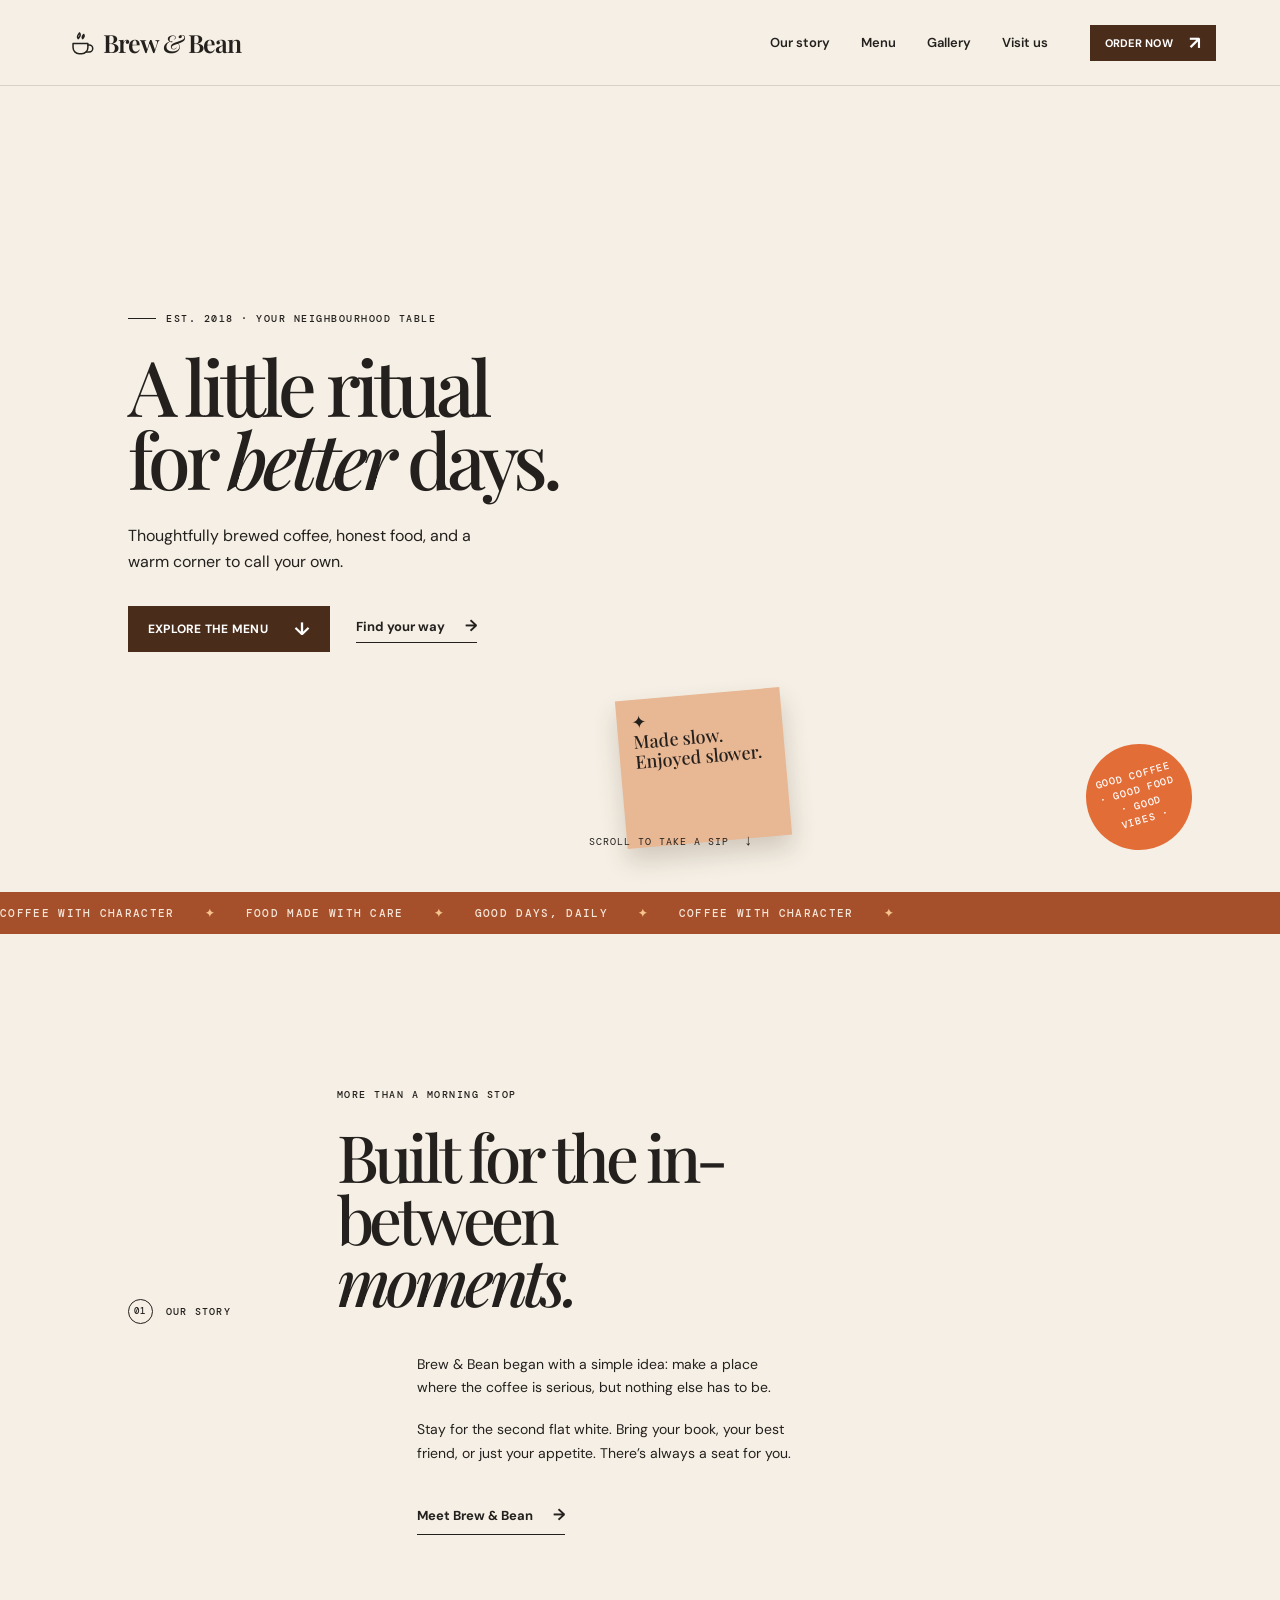
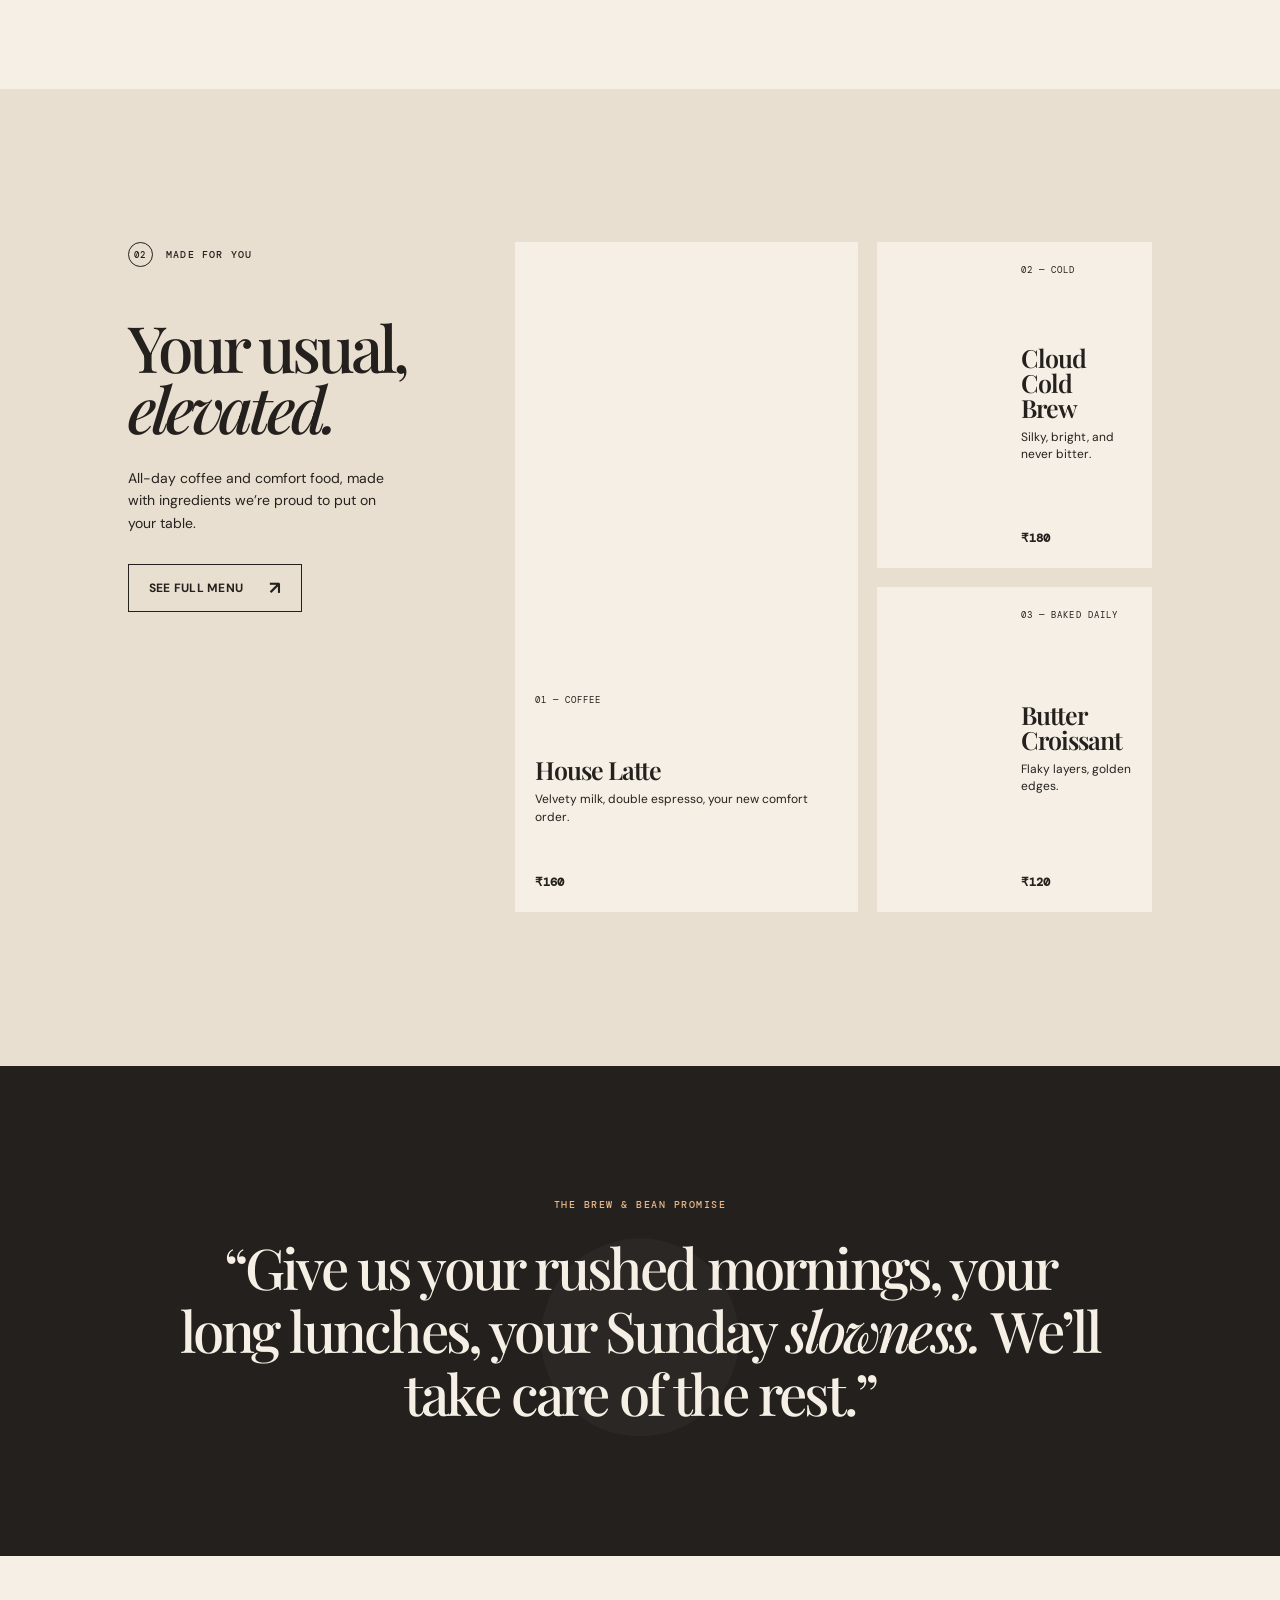
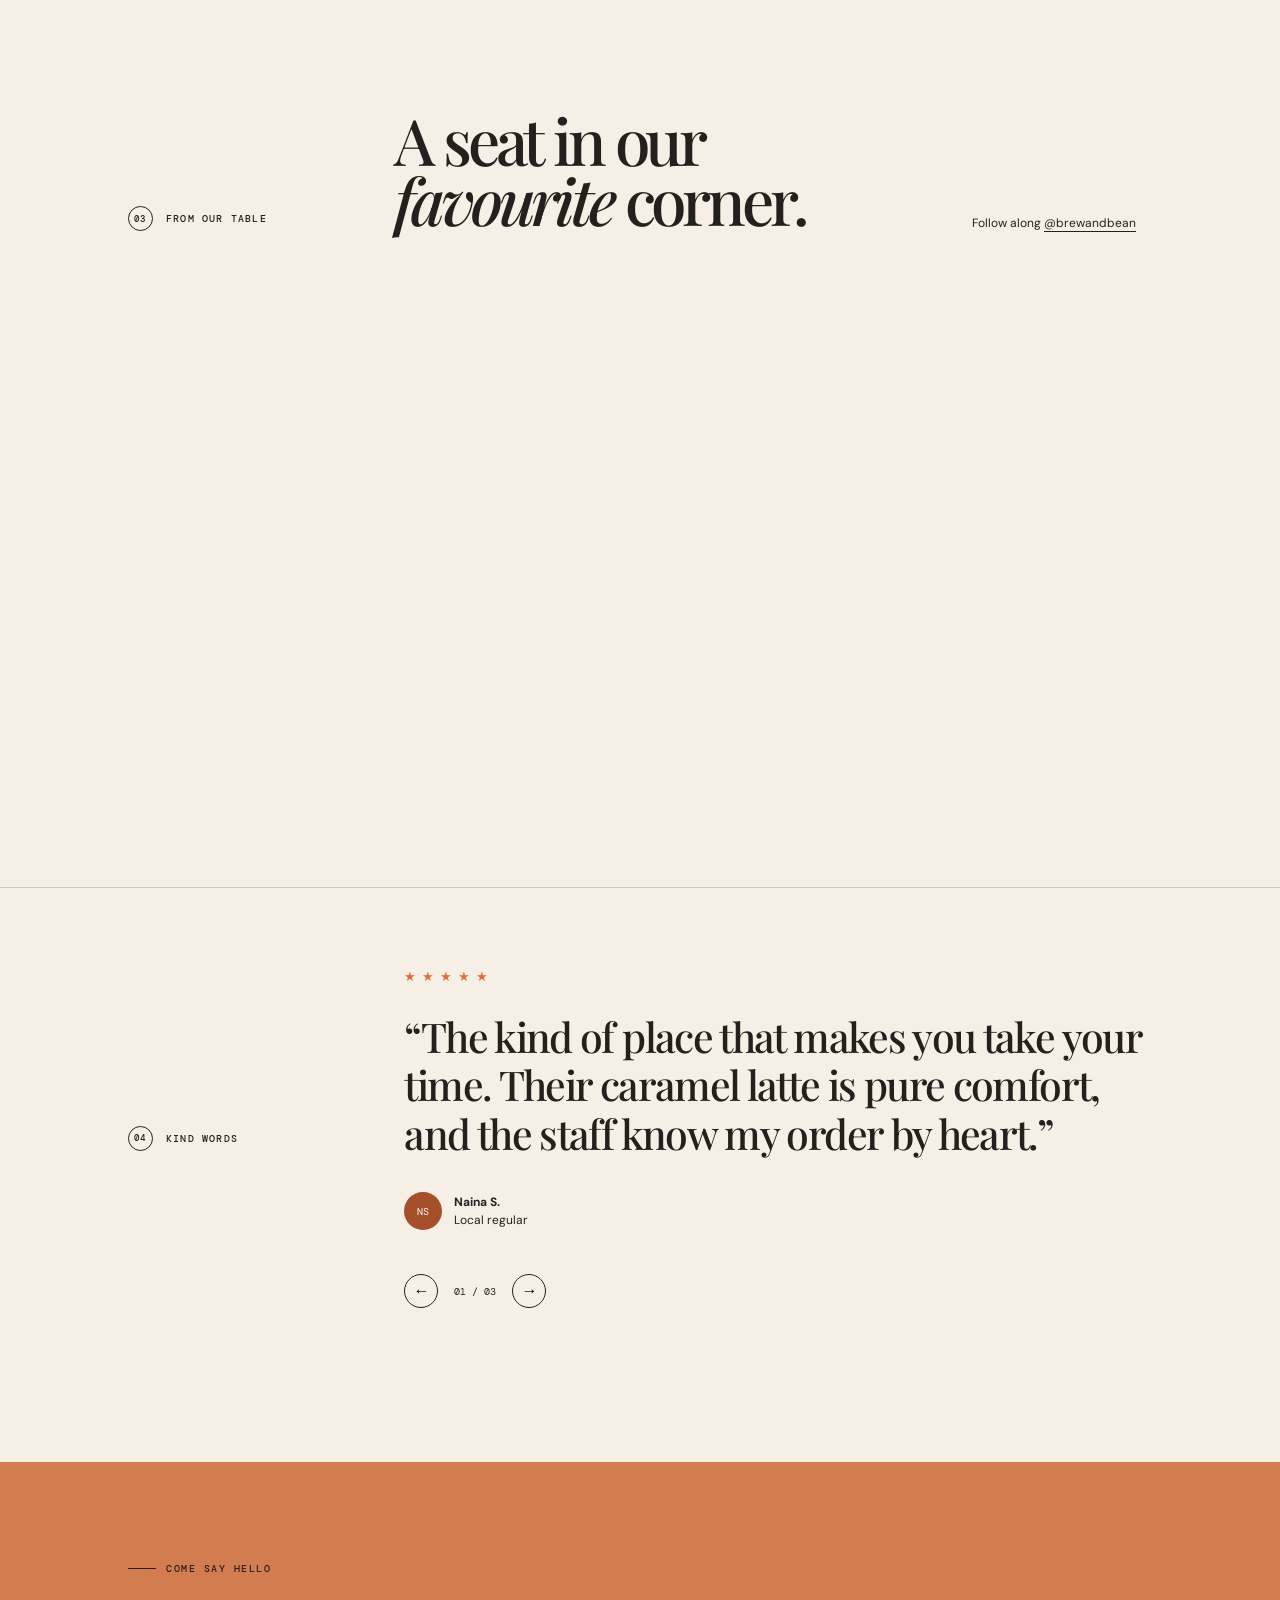
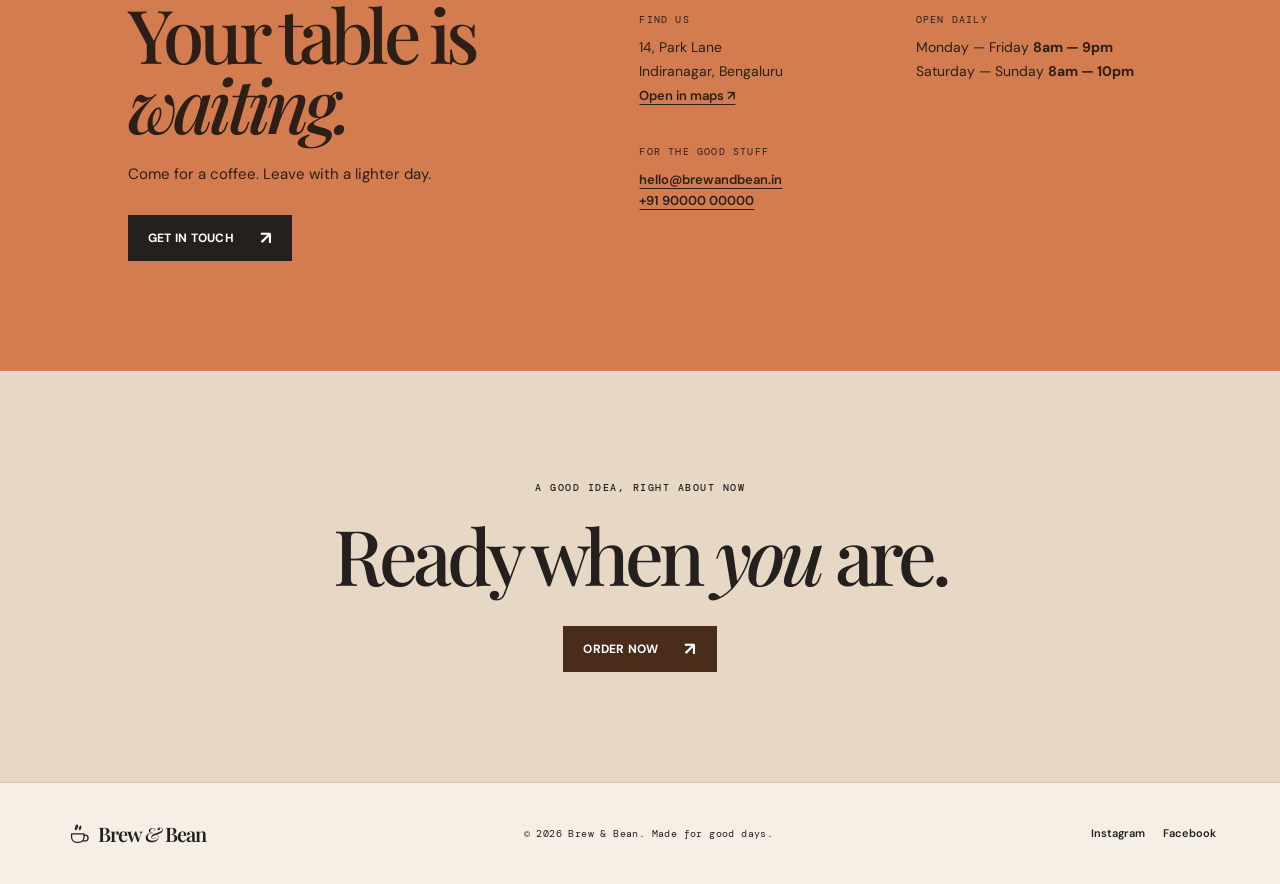
<file: index.html>
<!doctype html>
<html lang="en">
  <head>
    <meta charset="UTF-8" />
    <meta name="viewport" content="width=device-width, initial-scale=1.0" />
    <meta name="description" content="Brew & Bean — considered coffee, comforting food, good days." />
    <title>
      Brew & Bean | Coffee • Food • Good Vibes
    </title>
    <link rel="preconnect" href="https://fonts.googleapis.com" />
    <link rel="preconnect" href="https://fonts.gstatic.com" crossorigin />
    <link href="https://fonts.googleapis.com/css2?family=DM+Mono:wght@400;500&family=DM+Sans:opsz,wght@9..40,400;9..40,500;9..40,600;9..40,700&family=Playfair+Display:ital,wght@0,500;0,600;0,700;1,500;1,600&display=swap" rel="stylesheet" />
    <link rel="stylesheet" href="style.css" />
  </head>
  <body>
    <div class="cursor-glow" aria-hidden="true">
    </div>
    <header class="site-header" id="top">
      <a class="brand" href="#top" aria-label="Brew and Bean home">
        <svg viewBox="0 0 48 48" aria-hidden="true">
          <path d="M14 25.5h23v6.3a9.5 9.5 0 0 1-9.5 9.5h-4a9.5 9.5 0 0 1-9.5-9.5v-6.3Z"/>
          <path d="M37 28h2.2a5.3 5.3 0 0 1 0 10.6H35"/>
          <path d="M22 18c-3-3.4.4-6.5 2-8.8 3.1 3.6-.2 6.4-2 8.8ZM29 18c-2.2-2.5.2-4.8 1.4-6.5 2.3 2.7-.2 4.7-1.4 6.5Z"/>
        </svg>
        <span>
          Brew
          <em>
            &amp;
          </em>
          Bean
        </span>
      </a>
      <button class="menu-toggle" aria-label="Open menu" aria-expanded="false">
        <i>
        </i>
        <i>
        </i>
      </button>
      <nav class="nav-links" aria-label="Main navigation">
        <a href="#about">
          Our story
        </a>
        <a href="menu.html">
          Menu
        </a>
        <a href="#gallery">
          Gallery
        </a>
        <a href="#visit">
          Visit us
        </a>
      </nav>
      <a class="button button-small order-button" href="#order">
        Order now
        <span>
          ↗
        </span>
      </a>
    </header>
    <main>
      <section class="hero" aria-labelledby="hero-title">
        <div class="hero-copy reveal">
          <p class="eyebrow">
            <span>
            </span>
            Est. 2018 · Your neighbourhood table
          </p>
          <h1 id="hero-title">
            A little ritual
            <br />
            for
            <i>
              better
            </i>
            days.
          </h1>
          <p class="hero-description">
            Thoughtfully brewed coffee, honest food, and a warm corner to call your own.
          </p>
          <div class="hero-actions">
            <a class="button" href="#menu">
              Explore the menu
              <span>
                ↓
              </span>
            </a>
            <a class="text-link" href="#visit">
              Find your way
              <b>
                →
              </b>
            </a>
          </div>
        </div>
        <div class="hero-visual reveal">
          <div class="hero-image" role="img" aria-label="Latte art in a ceramic cup">
          </div>
          <div class="hero-note">
            <span class="scribble">
              ✦
            </span>
            <p>
              Made slow.
              <br />
              Enjoyed slower.
            </p>
          </div>
          <div class="roundel">
            GOOD COFFEE · GOOD FOOD · GOOD VIBES ·
          </div>
        </div>
        <p class="hero-side-note">
          Scroll to take a sip
          <span>
            ↓
          </span>
        </p>
      </section>
      <section class="marquee" aria-label="Brew and Bean values">
        <div>
          COFFEE WITH CHARACTER
          <b>
            ✦
          </b>
          FOOD MADE WITH CARE
          <b>
            ✦
          </b>
          GOOD DAYS, DAILY
          <b>
            ✦
          </b>
          COFFEE WITH CHARACTER
          <b>
            ✦
          </b>
        </div>
      </section>
      <section class="intro section" id="about">
        <div class="section-label reveal">
          <span>
            01
          </span>
          <p>
            Our story
          </p>
        </div>
        <div class="intro-content reveal">
          <p class="eyebrow">
            More than a morning stop
          </p>
          <h2>
            Built for the in-between
            <i>
              moments.
            </i>
          </h2>
          <div class="intro-text">
            <p>
              Brew &amp; Bean began with a simple idea: make a place where the coffee is serious, but nothing else has to be.
            </p>
            <p>
              Stay for the second flat white. Bring your book, your best friend, or just your appetite. There’s always a seat for you.
            </p>
            <a class="text-link" href="#visit">
              Meet Brew &amp; Bean
              <b>
                →
              </b>
            </a>
          </div>
        </div>
        <div class="intro-photo photo reveal" role="img" aria-label="A warm coffee shop interior">
        </div>
      </section>
      <section class="menu-section section" id="menu">
        <div class="menu-heading reveal">
          <div class="section-label">
            <span>
              02
            </span>
            <p>
              Made for you
            </p>
          </div>
          <h2>
            Your usual,
            <br />
            <i>
              elevated.
            </i>
          </h2>
          <p>
            All-day coffee and comfort food, made with ingredients we’re proud to put on your table.
          </p>
          <a class="button button-outline" href="menu.html">
            See full menu
            <span>
              ↗
            </span>
          </a>
        </div>
        <div class="product-grid">
          <article class="product product-tall reveal">
            <div class="product-photo latte">
            </div>
            <div class="product-info">
              <p class="product-index">
                01 — COFFEE
              </p>
              <h3>
                House Latte
              </h3>
              <p>
                Velvety milk, double espresso, your new comfort order.
              </p>
              <strong>
                ₹160
              </strong>
            </div>
          </article>
          <article class="product reveal">
            <div class="product-photo iced">
            </div>
            <div class="product-info">
              <p class="product-index">
                02 — COLD
              </p>
              <h3>
                Cloud Cold Brew
              </h3>
              <p>
                Silky, bright, and never bitter.
              </p>
              <strong>
                ₹180
              </strong>
            </div>
          </article>
          <article class="product reveal">
            <div class="product-photo pastry">
            </div>
            <div class="product-info">
              <p class="product-index">
                03 — BAKED DAILY
              </p>
              <h3>
                Butter Croissant
              </h3>
              <p>
                Flaky layers, golden edges.
              </p>
              <strong>
                ₹120
              </strong>
            </div>
          </article>
        </div>
      </section>
      <section class="quote-section">
        <p class="eyebrow reveal">
          The Brew &amp; Bean promise
        </p>
        <blockquote class="reveal">
          “Give us your rushed mornings, your long lunches, your Sunday
          <i>
            slowness.
          </i>
          We’ll take care of the rest.”
        </blockquote>
        <div class="bean-mark" aria-hidden="true">
          ●
        </div>
      </section>
      <section class="gallery section" id="gallery">
        <div class="gallery-head reveal">
          <div class="section-label">
            <span>
              03
            </span>
            <p>
              From our table
            </p>
          </div>
          <h2>
            A seat in our
            <br />
            <i>
              favourite
            </i>
            corner.
          </h2>
          <p>
            Follow along
            <a href="#top">
              @brewandbean
            </a>
          </p>
        </div>
        <div class="gallery-grid">
          <div class="gallery-image gallery-a reveal" role="img" aria-label="Coffee being poured">
          </div>
          <div class="gallery-image gallery-b reveal" role="img" aria-label="Coffee shop counter">
          </div>
          <div class="gallery-image gallery-c reveal" role="img" aria-label="Fresh pastry">
          </div>
          <div class="gallery-image gallery-d reveal" role="img" aria-label="Latte art">
          </div>
        </div>
      </section>
      <section class="reviews section">
        <div class="section-label reveal">
          <span>
            04
          </span>
          <p>
            Kind words
          </p>
        </div>
        <div class="review-wrap reveal">
          <div class="rating">
            ★★★★★
          </div>
          <blockquote>
            “The kind of place that makes you take your time. Their caramel latte is pure comfort, and the staff know my order by heart.”
          </blockquote>
          <div class="reviewer">
            <span>
              NS
            </span>
            <p>
              <b>
                Naina S.
              </b>
              <br />
              Local regular
            </p>
          </div>
          <div class="review-controls">
            <button aria-label="Previous review">
              ←
            </button>
            <span>
              01 / 03
            </span>
            <button aria-label="Next review">
              →
            </button>
          </div>
        </div>
      </section>
      <section class="visit" id="visit">
        <div class="visit-copy reveal">
          <p class="eyebrow">
            <span>
            </span>
            Come say hello
          </p>
          <h2>
            Your table is
            <br />
            <i>
              waiting.
            </i>
          </h2>
          <p>
            Come for a coffee. Leave with a lighter day.
          </p>
          <a class="button" href="mailto:hello@brewandbean.in">
            Get in touch
            <span>
              ↗
            </span>
          </a>
        </div>
        <div class="visit-details reveal">
          <div>
            <p class="detail-label">
              Find us
            </p>
            <p>
              14, Park Lane
              <br />
              Indiranagar, Bengaluru
            </p>
            <a href="https://maps.google.com" target="_blank" rel="noreferrer">
              Open in maps ↗
            </a>
          </div>
          <div>
            <p class="detail-label">
              Open daily
            </p>
            <p>
              Monday — Friday
              <b>
                8am — 9pm
              </b>
              <br />
              Saturday — Sunday
              <b>
                8am — 10pm
              </b>
            </p>
          </div>
          <div>
            <p class="detail-label">
              For the good stuff
            </p>
            <a href="mailto:hello@brewandbean.in">
              hello@brewandbean.in
            </a>
            <br />
            <a href="tel:+919000000000">
              +91 90000 00000
            </a>
          </div>
        </div>
        <div class="visit-photo" role="img" aria-label="Coffee shop exterior">
        </div>
      </section>
      <section class="order-cta" id="order">
        <p class="eyebrow">
          A good idea, right about now
        </p>
        <h2>
          Ready when
          <i>
            you
          </i>
          are.
        </h2>
        <a href="mailto:hello@brewandbean.in?subject=Order%20from%20Brew%20%26%20Bean" class="button button-light">
          Order now
          <span>
            ↗
          </span>
        </a>
      </section>
    </main>
    <footer>
      <a class="brand" href="#top">
        <svg viewBox="0 0 48 48" aria-hidden="true">
          <path d="M14 25.5h23v6.3a9.5 9.5 0 0 1-9.5 9.5h-4a9.5 9.5 0 0 1-9.5-9.5v-6.3Z"/>
          <path d="M37 28h2.2a5.3 5.3 0 0 1 0 10.6H35"/>
          <path d="M22 18c-3-3.4.4-6.5 2-8.8 3.1 3.6-.2 6.4-2 8.8ZM29 18c-2.2-2.5.2-4.8 1.4-6.5 2.3 2.7-.2 4.7-1.4 6.5Z"/>
        </svg>
        <span>
          Brew
          <em>
            &amp;
          </em>
          Bean
        </span>
      </a>
      <p>
        © 2026 Brew &amp; Bean. Made for good days.
      </p>
      <div>
        <a href="#top">
          Instagram
        </a>
        <a href="#top">
          Facebook
        </a>
      </div>
    </footer>
    <script src="script.js">
    </script>
  </body>
</html>
</file>
<file: style.css>
:root{--cream:#f5efe5;--ink:#24201d;--brown:#4a2c1b;--rust:#a64f2b;--orange:#e36d37;--line:rgba(36,32,29,.18);--serif:"Playfair Display",Georgia,serif;--sans:"DM Sans",Arial,sans-serif;--mono:"DM Mono",monospace}*{box-sizing:border-box}html{scroll-behavior:smooth}body{margin:0;background:var(--cream);color:var(--ink);font-family:var(--sans);font-size:16px;overflow-x:hidden}.site-header{height:86px;display:flex;align-items:center;justify-content:space-between;padding:0 clamp(24px,5vw,78px);position:absolute;z-index:5;top:0;left:0;width:100%;border-bottom:1px solid rgba(36,32,29,.14)}.brand{display:flex;align-items:center;gap:8px;color:inherit;text-decoration:none;font:600 25px var(--serif);letter-spacing:-1px}.brand svg{width:31px;height:31px;fill:none;stroke:currentColor;stroke-width:2.3;stroke-linecap:round;stroke-linejoin:round}.brand em{font-weight:500}.nav-links{display:flex;gap:31px;margin-left:auto;margin-right:42px}.nav-links a,footer a{color:inherit;text-decoration:none;font-size:13px;font-weight:600;transition:color .2s}.nav-links a:hover,footer a:hover{color:var(--rust)}.button{background:var(--brown);color:#fff;text-decoration:none;padding:15px 20px;display:inline-flex;align-items:center;gap:26px;font-size:12px;font-weight:700;letter-spacing:.02em;text-transform:uppercase;transition:transform .2s,background .2s}.button:hover{transform:translateY(-3px);background:var(--rust)}.button span{font-size:18px;line-height:10px}.button-small{padding:11px 15px;font-size:11px;gap:16px}.menu-toggle{display:none}.hero{min-height:790px;padding:177px clamp(24px,10vw,154px) 75px;display:grid;grid-template-columns:1fr 1.06fr;gap:9vw;position:relative}.hero-copy{align-self:center;padding-bottom:30px}.eyebrow{font:500 10px var(--mono);letter-spacing:.15em;text-transform:uppercase;margin:0 0 24px;display:flex;align-items:center;gap:10px}.eyebrow span{width:28px;height:1px;background:currentColor}.hero h1,.intro h2,.menu-heading h2,.gallery h2,.visit h2,.order-cta h2{font:500 clamp(52px,6vw,91px)/.95 var(--serif);letter-spacing:-.065em;margin:0}.hero h1 i,.intro h2 i,.menu-heading h2 i,.gallery h2 i,.visit h2 i,.order-cta h2 i{font-weight:500}.hero-description{font-size:16px;line-height:1.65;max-width:350px;margin:28px 0 31px}.hero-actions{display:flex;gap:26px;align-items:center}.text-link{color:inherit;text-decoration:none;border-bottom:1px solid var(--ink);padding-bottom:6px;font-size:13px;font-weight:700}.text-link b{margin-left:17px;font-size:16px}.hero-visual{position:relative;align-self:center;margin-top:20px}.hero-image{width:100%;height:min(61vw,620px);background:url("https://images.unsplash.com/photo-1572442388796-11668a67e53d?auto=format&fit=crop&w=1100&q=85") center/cover}.hero-note{position:absolute;background:#e8b793;width:165px;height:148px;bottom:-25px;left:-63px;padding:33px 15px 15px;transform:rotate(-5deg);box-shadow:0 13px 25px #49301c33}.hero-note p{font:500 18px/1.1 var(--serif);margin:0}.scribble{position:absolute;top:11px;font-size:18px}.roundel{position:absolute;right:-40px;bottom:-33px;background:var(--orange);color:#fff;width:106px;height:106px;border-radius:50%;display:flex;align-items:center;justify-content:center;padding:13px;text-align:center;font:500 10px/1.5 var(--mono);letter-spacing:.1em;transform:rotate(-16deg)}.hero-side-note{position:absolute;bottom:32px;left:46%;font:10px var(--mono);letter-spacing:.1em;text-transform:uppercase}.hero-side-note span{font-size:15px;margin-left:8px}.marquee{background:var(--rust);color:#f5e5d7;overflow:hidden;white-space:nowrap;padding:14px 0;font:500 11px var(--mono);letter-spacing:.12em}.marquee div{width:max-content;animation:marquee 25s linear infinite}.marquee b{margin:0 22px;color:#f4c48b}.section{padding:clamp(95px,12vw,160px) clamp(24px,10vw,154px)}.section-label{display:flex;gap:13px;align-items:center;font:500 10px var(--mono);letter-spacing:.12em;text-transform:uppercase}.section-label span{display:grid;place-items:center;border:1px solid currentColor;width:25px;height:25px;border-radius:50%;font-size:9px}.section-label p{margin:0}.intro{display:grid;grid-template-columns:16% 45% 1fr;gap:3.5vw}.intro-content h2{font-size:clamp(46px,5.1vw,74px);margin:21px 0 42px}.intro-text{max-width:380px;margin-left:auto;font-size:14px;line-height:1.7}.intro-text p{margin:0 0 18px}.intro-text .text-link{display:inline-block;margin-top:17px}.photo{background:url("https://images.unsplash.com/photo-1445116572660-236099ec97a0?auto=format&fit=crop&w=900&q=85") center/cover;min-height:443px}.menu-section{background:#e9dfd0;display:grid;grid-template-columns:29% 1fr;gap:7vw}.menu-heading h2{font-size:clamp(47px,5vw,73px);margin:50px 0 28px}.menu-heading>p{font-size:14px;line-height:1.6;max-width:260px;margin-bottom:30px}.button-outline{background:transparent;border:1px solid var(--ink);color:var(--ink)}.button-outline:hover{color:#fff}.product-grid{display:grid;grid-template-columns:1.25fr 1fr;gap:19px}.product{background:var(--cream);display:grid;grid-template-columns:45% 1fr;min-height:245px;transition:transform .25s}.product:hover{transform:translateY(-7px)}.product-tall{grid-row:span 2;display:block}.product-photo{background-position:center;background-size:cover}.product-tall .product-photo{height:430px}.latte{background-image:url("https://images.unsplash.com/photo-1495474472287-4d71bcdd2085?auto=format&fit=crop&w=900&q=85")}.iced{background-image:url("https://images.unsplash.com/photo-1517701550927-30cf4ba1dba5?auto=format&fit=crop&w=700&q=85")}.pastry{background-image:url("https://images.unsplash.com/photo-1555507036-ab1f4038808a?auto=format&fit=crop&w=700&q=85")}.product-info{padding:22px 20px;display:flex;flex-direction:column}.product-index{font:9px var(--mono);letter-spacing:.12em;margin:0 0 auto}.product h3{font:600 25px/1 var(--serif);letter-spacing:-.04em;margin:17px 0 9px}.product-info>p:not(.product-index){font-size:12px;line-height:1.45;margin:0 0 14px}.product strong{font:600 12px var(--mono);margin-top:auto}.product-tall .product-info{min-height:240px}.quote-section{background:var(--ink);color:var(--cream);padding:132px 14%;text-align:center;position:relative;overflow:hidden}.quote-section .eyebrow{justify-content:center;color:#e9b88a}.quote-section blockquote{position:relative;z-index:1;font:500 clamp(33px,4.4vw,63px)/1.12 var(--serif);letter-spacing:-.05em;max-width:930px;margin:0 auto}.bean-mark{position:absolute;left:50%;top:50%;translate:-50% -50%;font-size:460px;line-height:0;color:#ffffff08}.gallery{padding-bottom:100px}.gallery-head{display:grid;grid-template-columns:26% 1fr 180px;align-items:end;margin-bottom:60px}.gallery h2{font-size:clamp(47px,5vw,73px)}.gallery-head>p{font-size:12px;margin:0}.gallery-head a{color:inherit;text-underline-offset:4px}.gallery-grid{display:grid;grid-template-columns:1.05fr .7fr .83fr;grid-template-rows:260px 220px;gap:16px}.gallery-image{background-size:cover;background-position:center}.gallery-a{grid-row:span 2;background-image:url("https://images.unsplash.com/photo-1497935586351-b67a49e012bf?auto=format&fit=crop&w=900&q=85")}.gallery-b{background-image:url("https://images.unsplash.com/photo-1559925393-8be0ec4767c8?auto=format&fit=crop&w=700&q=85")}.gallery-c{background-image:url("https://images.unsplash.com/photo-1486427944299-d1955d23e34d?auto=format&fit=crop&w=700&q=85")}.gallery-d{background-image:url("https://images.unsplash.com/photo-1541167760496-1628856ab772?auto=format&fit=crop&w=700&q=85")}.reviews{padding-top:80px;display:grid;grid-template-columns:27% 1fr;border-top:1px solid var(--line)}.review-wrap{max-width:755px}.rating{letter-spacing:6px;color:var(--orange);font-size:13px}.review-wrap blockquote{font:500 clamp(27px,3.2vw,44px)/1.18 var(--serif);letter-spacing:-.04em;margin:27px 0 35px}.reviewer{display:flex;align-items:center;gap:12px}.reviewer span{width:38px;height:38px;display:grid;place-items:center;background:var(--rust);color:#fff;border-radius:50%;font:10px var(--mono)}.reviewer p{font-size:12px;line-height:1.55;margin:0}.review-controls{margin-top:44px;display:flex;gap:16px;align-items:center;font:10px var(--mono)}.review-controls button{background:none;border:1px solid var(--ink);border-radius:50%;height:34px;width:34px;font-size:16px;cursor:pointer}.visit{display:grid;grid-template-columns:45% 1fr;position:relative;background:#d27c4f;color:#2d1f17;padding:100px 10% 110px}.visit h2{font-size:clamp(49px,5.8vw,82px);margin:19px 0 24px}.visit-copy>p:not(.eyebrow){font-size:15px;margin-bottom:31px}.visit-copy .button{background:var(--ink)}.visit-details{display:grid;grid-template-columns:1fr 1fr;gap:40px;align-content:center;padding-left:9%}.visit-details>div:last-child{grid-column:span 2}.visit-details p{font-size:14px;line-height:1.7;margin:0}.visit-details a{color:inherit;font-size:13px;font-weight:600;text-underline-offset:4px}.detail-label{font:10px var(--mono)!important;letter-spacing:.12em;text-transform:uppercase;margin-bottom:10px!important}.visit-photo{display:none}.order-cta{background:#e6d8c5;text-align:center;padding:110px 20px}.order-cta .eyebrow{justify-content:center}.order-cta h2{font-size:clamp(48px,6vw,86px);margin-bottom:35px}.button-light{background:var(--brown)}footer{padding:34px clamp(24px,5vw,78px);display:flex;align-items:center;justify-content:space-between;border-top:1px solid var(--line)}footer .brand{font-size:20px}footer .brand svg{width:26px;height:26px}footer>p{font:10px var(--mono);letter-spacing:.04em}footer>div{display:flex;gap:18px}footer>div a{font-size:11px}.reveal{opacity:0;transform:translateY(24px);transition:opacity .8s ease,transform .8s ease}.reveal.is-visible{opacity:1;transform:none}@keyframes marquee{to{transform:translateX(-40%)}}@media(max-width:800px){.site-header{height:70px;padding:0 22px}.nav-links,.site-header>.order-button{display:none}.menu-toggle{display:grid;gap:5px;background:none;border:0;padding:7px;margin-left:auto;cursor:pointer}.menu-toggle i{display:block;height:1px;width:24px;background:var(--ink)}.menu-toggle[aria-expanded=true]~.nav-links{display:flex;position:absolute;top:70px;left:0;width:100%;padding:25px;background:var(--cream);flex-direction:column;gap:18px;border-bottom:1px solid var(--line)}.hero{min-height:auto;padding:127px 24px 80px;grid-template-columns:1fr;gap:47px}.hero-copy{padding:0}.hero h1{font-size:clamp(53px,15vw,78px)}.hero-visual{width:88%;margin-left:auto}.hero-image{height:93vw;max-height:540px}.hero-note{left:-26px;bottom:-22px;width:142px;height:124px;padding:27px 12px 12px}.hero-note p{font-size:16px}.roundel{right:-20px;width:88px;height:88px;font-size:8px}.hero-side-note{display:none}.section{padding:85px 24px}.intro{grid-template-columns:1fr;gap:35px}.intro-content h2{margin:18px 0 28px}.intro-text{margin:0}.photo{min-height:370px}.menu-section{grid-template-columns:1fr;gap:43px}.menu-heading h2{margin:27px 0 20px}.product-grid{grid-template-columns:1fr;gap:14px}.product-tall{display:grid;grid-row:auto;grid-template-columns:45% 1fr}.product-tall .product-photo{height:auto}.product-tall .product-info{min-height:240px}.quote-section{padding:90px 24px}.gallery-head{display:block;margin-bottom:35px}.gallery-head h2{margin:25px 0 20px}.gallery-grid{grid-template-columns:1fr 1fr;grid-template-rows:220px 155px 155px;gap:10px}.gallery-a{grid-row:span 2}.gallery-b{grid-row:span 1}.gallery-c{grid-row:span 1}.gallery-d{grid-column:span 2}.reviews{grid-template-columns:1fr;gap:35px;padding-top:65px}.visit{padding:75px 24px;grid-template-columns:1fr;gap:55px}.visit-details{padding:0;gap:27px}.order-cta{padding:86px 24px}footer{padding:26px 24px;display:grid;grid-template-columns:1fr auto;gap:17px}footer>p{grid-column:span 2;grid-row:2;margin:0}footer .brand{font-size:18px}}@media(max-width:420px){.product,.product-tall{grid-template-columns:1fr}.product-photo,.product-tall .product-photo{height:230px}.product-info,.product-tall .product-info{min-height:185px}.gallery-grid{grid-template-rows:185px 135px 135px}.visit-details{grid-template-columns:1fr}.visit-details>div:last-child{grid-column:auto}}
:root {
  --cream:#f5efe5;
  --ink:#24201d;
  --brown:#4a2c1b;
  --rust:#a64f2b;
  --orange:#e36d37;
  --line:rgba(36,32,29,.18);
  --serif:"Playfair Display",Georgia,serif;
  --sans:"DM Sans",Arial,sans-serif;
  --mono:"DM Mono",monospace
}
* {
  box-sizing:border-box
}
html {
  scroll-behavior:smooth
}
body {
  margin:0;
  background:var(--cream);
  color:var(--ink);
  font-family:var(--sans);
  font-size:16px;
  overflow-x:hidden
}
.site-header {
  height:86px;
  display:flex;
  align-items:center;
  justify-content:space-between;
  padding:0 clamp(24px,5vw,78px);
  position:absolute;
  z-index:5;
  top:0;
  left:0;
  width:100%;
  border-bottom:1px solid rgba(36,32,29,.14)
}
.brand {
  display:flex;
  align-items:center;
  gap:8px;
  color:inherit;
  text-decoration:none;
  font:600 25px var(--serif);
  letter-spacing:-1px
}
.brand svg {
  width:31px;
  height:31px;
  fill:none;
  stroke:currentColor;
  stroke-width:2.3;
  stroke-linecap:round;
  stroke-linejoin:round
}
.brand em {
  font-weight:500
}
.nav-links {
  display:flex;
  gap:31px;
  margin-left:auto;
  margin-right:42px
}
.nav-links a,footer a {
  color:inherit;
  text-decoration:none;
  font-size:13px;
  font-weight:600;
  transition:color .2s
}
.nav-links a:hover,footer a:hover {
  color:var(--rust) 
}
.button {
  background:var(--brown);
  color:#fff;
  text-decoration:none;
  padding:15px 20px;
  display:inline-flex;
  align-items:center;
  gap:26px;
  font-size:12px;
  font-weight:700;
  letter-spacing:.02em;
  text-transform:uppercase;
  transition:transform .2s,background .2s
}
.button:hover {
  transform:translateY(-3px);
  background:var(--rust)
}
.button span {
  font-size:18px;
  line-height:10px
}
.button-small {
  padding:11px 15px;
  font-size:11px;
  gap:16px
}
.menu-toggle {
  display:none
}
.hero {
  min-height:790px;
  padding:177px clamp(24px,10vw,154px) 75px;
  display:grid;
  grid-template-columns:1fr 1.06fr;
  gap:9vw;
  position:relative
}
.hero-copy {
  align-self:center;
  padding-bottom:30px
}
.eyebrow {
  font:500 10px var(--mono);
  letter-spacing:.15em;
  text-transform:uppercase;
  margin:0 0 24px;
  display:flex;
  align-items:center;
  gap:10px
}
.eyebrow span {
  width:28px;
  height:1px;
  background:currentColor
}
.hero h1,.intro h2,.menu-heading h2,.gallery h2,.visit h2,.order-cta h2 {
  font:500 clamp(52px,6vw,91px)/.95 var(--serif);
  letter-spacing:-.065em;
  margin:0
}
.hero h1 i,.intro h2 i,.menu-heading h2 i,.gallery h2 i,.visit h2 i,.order-cta h2 i {
  font-weight:500
}
.hero-description {
  font-size:16px;
  line-height:1.65;
  max-width:350px;
  margin:28px 0 31px
}
.hero-actions {
  display:flex;
  gap:26px;
  align-items:center
}
.text-link {
  color:inherit;
  text-decoration:none;
  border-bottom:1px solid var(--ink);
  padding-bottom:6px;
  font-size:13px;
  font-weight:700
}
.text-link b {
  margin-left:17px;
  font-size:16px
}
.hero-visual {
  position:relative;
  align-self:center;
  margin-top:20px
}
.hero-image {
  width:100%;
  height:min(61vw,620px);
  background:url("https://images.unsplash.com/photo-1572442388796-11668a67e53d?auto=format&fit=crop&w=1100&q=85") center/cover
}
.hero-note {
  position:absolute;
  background:#e8b793;
  width:165px;
  height:148px;
  bottom:-25px;
  left:-63px;
  padding:33px 15px 15px;
  transform:rotate(-5deg);
  box-shadow:0 13px 25px #49301c33
}
.hero-note p {
  font:500 18px/1.1 var(--serif);
  margin:0
}
.scribble {
  position:absolute;
  top:11px;
  font-size:18px
}
.roundel {
  position:absolute;
  right:-40px;
  bottom:-33px;
  background:var(--orange);
  color:#fff;
  width:106px;
  height:106px;
  border-radius:50%;
  display:flex;
  align-items:center;
  justify-content:center;
  padding:13px;
  text-align:center;
  font:500 10px/1.5 var(--mono);
  letter-spacing:.1em;
  transform:rotate(-16deg)
}
.hero-side-note {
  position:absolute;
  bottom:32px;
  left:46%;
  font:10px var(--mono);
  letter-spacing:.1em;
  text-transform:uppercase
}
.hero-side-note span {
  font-size:15px;
  margin-left:8px
}
.marquee {
  background:var(--rust);
  color:#f5e5d7;
  overflow:hidden;
  white-space:nowrap;
  padding:14px 0;
  font:500 11px var(--mono);
  letter-spacing:.12em
}
.marquee div {
  width:max-content;
  animation:marquee 25s linear infinite
}
.marquee b {
  margin:0 22px;
  color:#f4c48b
}
.section {
  padding:clamp(95px,12vw,160px) clamp(24px,10vw,154px)
}
.section-label {
  display:flex;
  gap:13px;
  align-items:center;
  font:500 10px var(--mono);
  letter-spacing:.12em;
  text-transform:uppercase
}
.section-label span {
  display:grid;
  place-items:center;
  border:1px solid currentColor;
  width:25px;
  height:25px;
  border-radius:50%;
  font-size:9px
}
.section-label p {
  margin:0
}
.intro {
  display:grid;
  grid-template-columns:16% 45% 1fr;
  gap:3.5vw
}
.intro-content h2 {
  font-size:clamp(46px,5.1vw,74px);
  margin:21px 0 42px
}
.intro-text {
  max-width:380px;
  margin-left:auto;
  font-size:14px;
  line-height:1.7
}
.intro-text p {
  margin:0 0 18px
}
.intro-text .text-link {
  display:inline-block;
  margin-top:17px
}
.photo {
  background:url("https://images.unsplash.com/photo-1445116572660-236099ec97a0?auto=format&fit=crop&w=900&q=85") center/cover;
  min-height:443px
}
.menu-section {
  background:#e9dfd0;
  display:grid;
  grid-template-columns:29% 1fr;
  gap:7vw
}
.menu-heading h2 {
  font-size:clamp(47px,5vw,73px);
  margin:50px 0 28px
}
.menu-heading>p {
  font-size:14px;
  line-height:1.6;
  max-width:260px;
  margin-bottom:30px
}
.button-outline {
  background:transparent;
  border:1px solid var(--ink);
  color:var(--ink)
}
.button-outline:hover {
  color:#fff
}
.product-grid {
  display:grid;
  grid-template-columns:1.25fr 1fr;
  gap:19px
}
.product {
  background:var(--cream);
  display:grid;
  grid-template-columns:45% 1fr;
  min-height:245px;
  transition:transform .25s
}
.product:hover {
  transform:translateY(-7px)
}
.product-tall {
  grid-row:span 2;
  display:block
}
.product-photo {
  background-position:center;
  background-size:cover
}
.product-tall .product-photo {
  height:430px
}
.latte {
  background-image:url("https://images.unsplash.com/photo-1495474472287-4d71bcdd2085?auto=format&fit=crop&w=900&q=85")
}
.iced {
  background-image:url("https://images.unsplash.com/photo-1517701550927-30cf4ba1dba5?auto=format&fit=crop&w=700&q=85")
}
.pastry {
  background-image:url("https://images.unsplash.com/photo-1555507036-ab1f4038808a?auto=format&fit=crop&w=700&q=85")
}
.product-info {
  padding:22px 20px;
  display:flex;
  flex-direction:column
}
.product-index {
  font:9px var(--mono);
  letter-spacing:.12em;
  margin:0 0 auto
}
.product h3 {
  font:600 25px/1 var(--serif);
  letter-spacing:-.04em;
  margin:17px 0 9px
}
.product-info>p:not(.product-index) {
  font-size:12px;
  line-height:1.45;
  margin:0 0 14px
}
.product strong {
  font:600 12px var(--mono);
  margin-top:auto
}
.product-tall .product-info {
  min-height:240px
}
.quote-section {
  background:var(--ink);
  color:var(--cream);
  padding:132px 14%;
  text-align:center;
  position:relative;
  overflow:hidden
}
.quote-section .eyebrow {
  justify-content:center;
  color:#e9b88a
}
.quote-section blockquote {
  position:relative;
  z-index:1;
  font:500 clamp(33px,4.4vw,63px)/1.12 var(--serif);
  letter-spacing:-.05em;
  max-width:930px;
  margin:0 auto
}
.bean-mark {
  position:absolute;
  left:50%;
  top:50%;
  translate:-50% -50%;
  font-size:460px;
  line-height:0;
  color:#ffffff08
}
.gallery {
  padding-bottom:100px
}
.gallery-head {
  display:grid;
  grid-template-columns:26% 1fr 180px;
  align-items:end;
  margin-bottom:60px
}
.gallery h2 {
  font-size:clamp(47px,5vw,73px)
}
.gallery-head>p {
  font-size:12px;
  margin:0
}
.gallery-head a {
  color:inherit;
  text-underline-offset:4px
}
.gallery-grid {
  display:grid;
  grid-template-columns:1.05fr .7fr .83fr;
  grid-template-rows:260px 220px;
  gap:16px
}
.gallery-image {
  background-size:cover;
  background-position:center
}
.gallery-a {
  grid-row:span 2;
  background-image:url("https://images.unsplash.com/photo-1497935586351-b67a49e012bf?auto=format&fit=crop&w=900&q=85")
}
.gallery-b {
  background-image:url("https://images.unsplash.com/photo-1559925393-8be0ec4767c8?auto=format&fit=crop&w=700&q=85")
}
.gallery-c {
  background-image:url("https://images.unsplash.com/photo-1486427944299-d1955d23e34d?auto=format&fit=crop&w=700&q=85")
}
.gallery-d {
  background-image:url("https://images.unsplash.com/photo-1541167760496-1628856ab772?auto=format&fit=crop&w=700&q=85")
}
.reviews {
  padding-top:80px;
  display:grid;
  grid-template-columns:27% 1fr;
  border-top:1px solid var(--line)
}
.review-wrap {
  max-width:755px
}
.rating {
  letter-spacing:6px;
  color:var(--orange);
  font-size:13px
}
.review-wrap blockquote {
  font:500 clamp(27px,3.2vw,44px)/1.18 var(--serif);
  letter-spacing:-.04em;
  margin:27px 0 35px
}
.reviewer {
  display:flex;
  align-items:center;
  gap:12px
}
.reviewer span {
  width:38px;
  height:38px;
  display:grid;
  place-items:center;
  background:var(--rust);
  color:#fff;
  border-radius:50%;
  font:10px var(--mono)
}
.reviewer p {
  font-size:12px;
  line-height:1.55;
  margin:0
}
.review-controls {
  margin-top:44px;
  display:flex;
  gap:16px;
  align-items:center;
  font:10px var(--mono)
}
.review-controls button {
  background:none;
  border:1px solid var(--ink);
  border-radius:50%;
  height:34px;
  width:34px;
  font-size:16px;
  cursor:pointer
}
.visit {
  display:grid;
  grid-template-columns:45% 1fr;
  position:relative;
  background:#d27c4f;
  color:#2d1f17;
  padding:100px 10% 110px
}
.visit h2 {
  font-size:clamp(49px,5.8vw,82px);
  margin:19px 0 24px
}
.visit-copy>p:not(.eyebrow) {
  font-size:15px;
  margin-bottom:31px
}
.visit-copy .button {
  background:var(--ink)
}
.visit-details {
  display:grid;
  grid-template-columns:1fr 1fr;
  gap:40px;
  align-content:center;
  padding-left:9%
}
.visit-details>div:last-child {
  grid-column:span 2
}
.visit-details p {
  font-size:14px;
  line-height:1.7;
  margin:0
}
.visit-details a {
  color:inherit;
  font-size:13px;
  font-weight:600;
  text-underline-offset:4px
}
.detail-label {
  font:10px var(--mono)!important;
  letter-spacing:.12em;
  text-transform:uppercase;
  margin-bottom:10px!important
}
.visit-photo {
  display:none
}
.order-cta {
  background:#e6d8c5;
  text-align:center;
  padding:110px 20px
}
.order-cta .eyebrow {
  justify-content:center
}
.order-cta h2 {
  font-size:clamp(48px,6vw,86px);
  margin-bottom:35px
}
.button-light {
  background:var(--brown)
}
footer {
  padding:34px clamp(24px,5vw,78px);
  display:flex;
  align-items:center;
  justify-content:space-between;
  border-top:1px solid var(--line)
}
footer .brand {
  font-size:20px
}
footer .brand svg {
  width:26px;
  height:26px
}
footer>p {
  font:10px var(--mono);
  letter-spacing:.04em
}
footer>div {
  display:flex;
  gap:18px
}
footer>div a {
  font-size:11px
}
.reveal {
  opacity:0;
  transform:translateY(24px);
  transition:opacity .8s ease,transform .8s ease
}
.reveal.is-visible {
  opacity:1;
  transform:none
}
@keyframes marquee {
  to {
    transform:translateX(-40%)
  }

}
@media(max-width:800px) {
  .site-header {
    height:70px;
    padding:0 22px
  }
  .nav-links,.site-header>.order-button {
    display:none
  }
  .menu-toggle {
    display:grid;
    gap:5px;
    background:none;
    border:0;
    padding:7px;
    margin-left:auto;
    cursor:pointer
  }
  .menu-toggle i {
    display:block;
    height:1px;
    width:24px;
    background:var(--ink)
  }
  .menu-toggle[aria-expanded=true]~.nav-links {
    display:flex;
    position:absolute;
    top:70px;
    left:0;
    width:100%;
    padding:25px;
    background:var(--cream);
    flex-direction:column;
    gap:18px;
    border-bottom:1px solid var(--line)
  }
  .hero {
    min-height:auto;
    padding:127px 24px 80px;
    grid-template-columns:1fr;
    gap:47px
  }
  .hero-copy {
    padding:0
  }
  .hero h1 {
    font-size:clamp(53px,15vw,78px)
  }
  .hero-visual {
    width:88%;
    margin-left:auto
  }
  .hero-image {
    height:93vw;
    max-height:540px
  }
  .hero-note {
    left:-26px;
    bottom:-22px;
    width:142px;
    height:124px;
    padding:27px 12px 12px
  }
  .hero-note p {
    font-size:16px
  }
  .roundel {
    right:-20px;
    width:88px;
    height:88px;
    font-size:8px
  }
  .hero-side-note {
    display:none
  }
  .section {
    padding:85px 24px
  }
  .intro {
    grid-template-columns:1fr;
    gap:35px
  }
  .intro-content h2 {
    margin:18px 0 28px
  }
  .intro-text {
    margin:0
  }
  .photo {
    min-height:370px
  }
  .menu-section {
    grid-template-columns:1fr;
    gap:43px
  }
  .menu-heading h2 {
    margin:27px 0 20px
  }
  .product-grid {
    grid-template-columns:1fr;
    gap:14px
  }
  .product-tall {
    display:grid;
    grid-row:auto;
    grid-template-columns:45% 1fr
  }
  .product-tall .product-photo {
    height:auto
  }
  .product-tall .product-info {
    min-height:240px
  }
  .quote-section {
    padding:90px 24px
  }
  .gallery-head {
    display:block;
    margin-bottom:35px
  }
  .gallery-head h2 {
    margin:25px 0 20px
  }
  .gallery-grid {
    grid-template-columns:1fr 1fr;
    grid-template-rows:220px 155px 155px;
    gap:10px
  }
  .gallery-a {
    grid-row:span 2
  }
  .gallery-b {
    grid-row:span 1
  }
  .gallery-c {
    grid-row:span 1
  }
  .gallery-d {
    grid-column:span 2
  }
  .reviews {
    grid-template-columns:1fr;
    gap:35px;
    padding-top:65px
  }
  .visit {
    padding:75px 24px;
    grid-template-columns:1fr;
    gap:55px
  }
  .visit-details {
    padding:0;
    gap:27px
  }
  .order-cta {
    padding:86px 24px
  }
  footer {
    padding:26px 24px;
    display:grid;
    grid-template-columns:1fr auto;
    gap:17px
  }
  footer>p {
    grid-column:span 2;
    grid-row:2;
    margin:0
  }
  footer .brand {
    font-size:18px
  }

}
@media(max-width:420px) {
  .product,.product-tall {
    grid-template-columns:1fr
  }
  .product-photo,.product-tall .product-photo {
    height:230px
  }
  .product-info,.product-tall .product-info {
    min-height:185px
  }
  .gallery-grid {
    grid-template-rows:185px 135px 135px
  }
  .visit-details {
    grid-template-columns:1fr
  }
  .visit-details>div:last-child {
    grid-column:auto
  }

}
</file>
